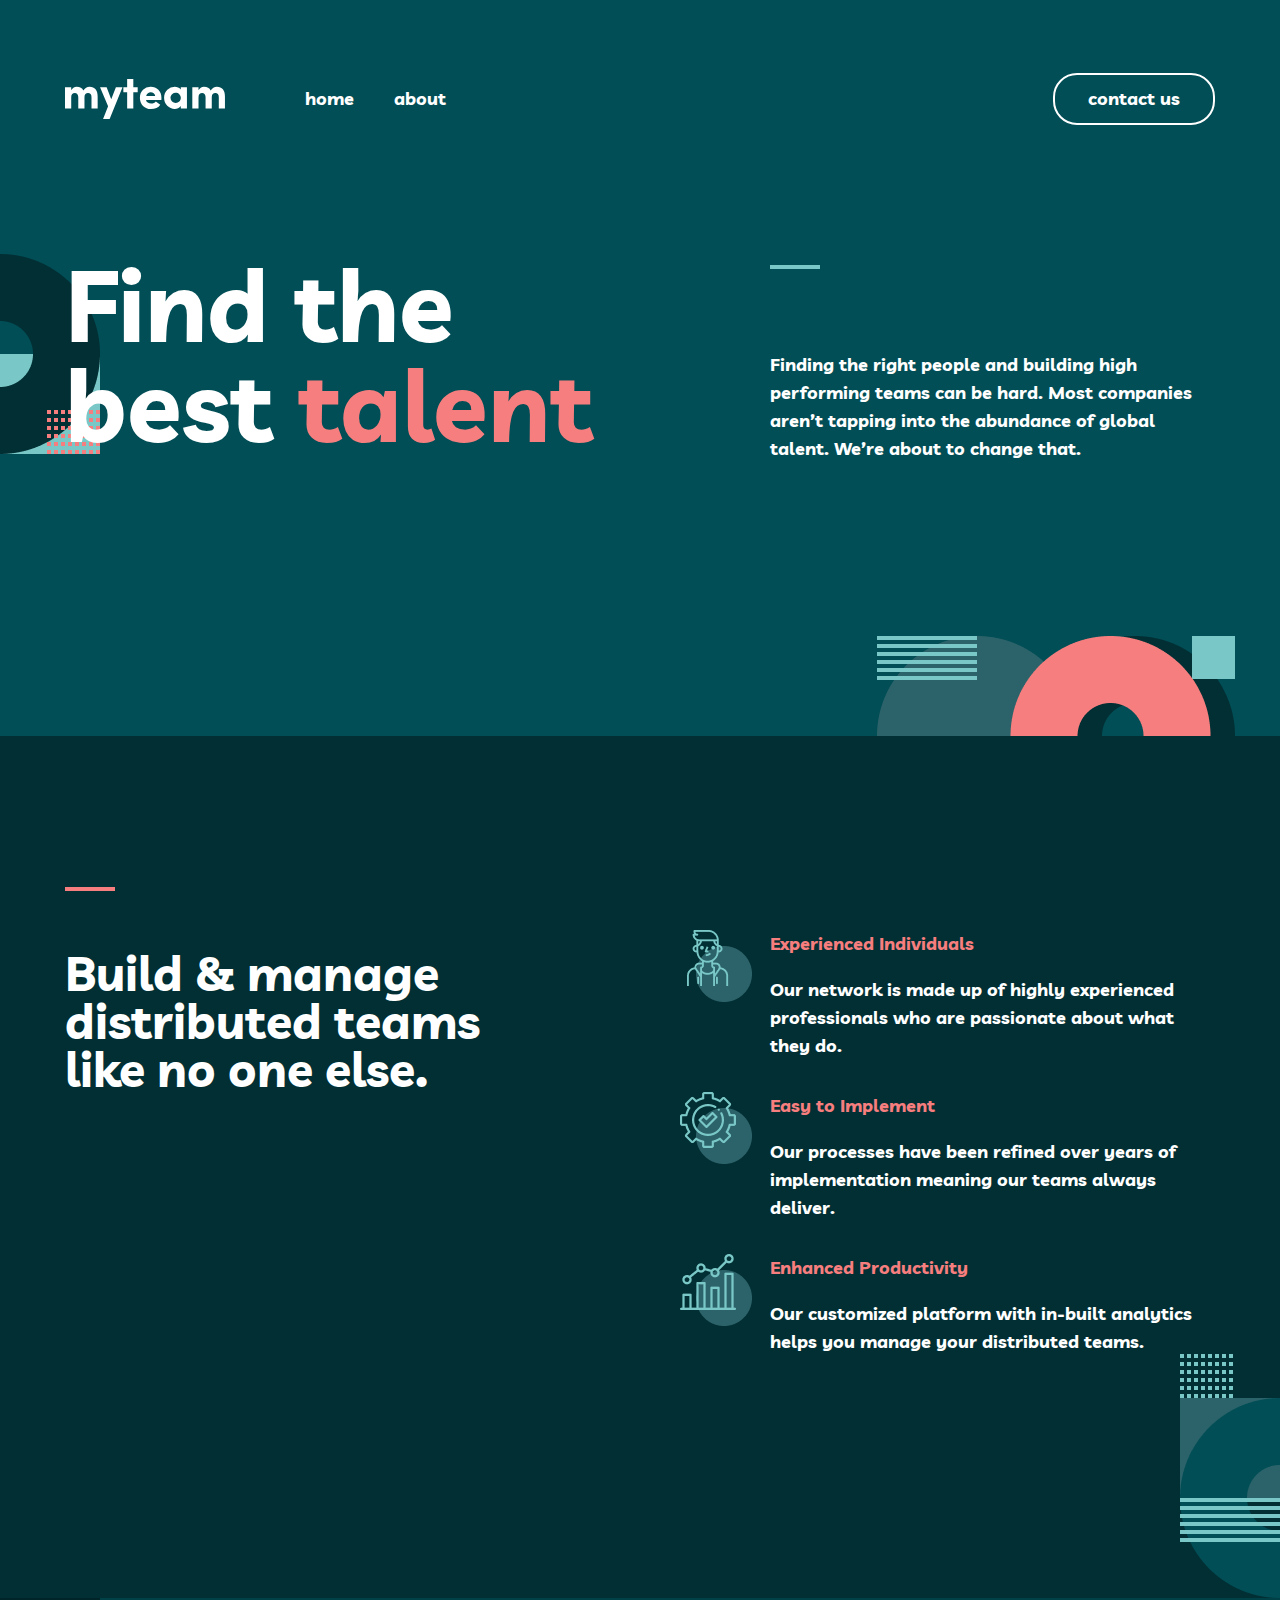
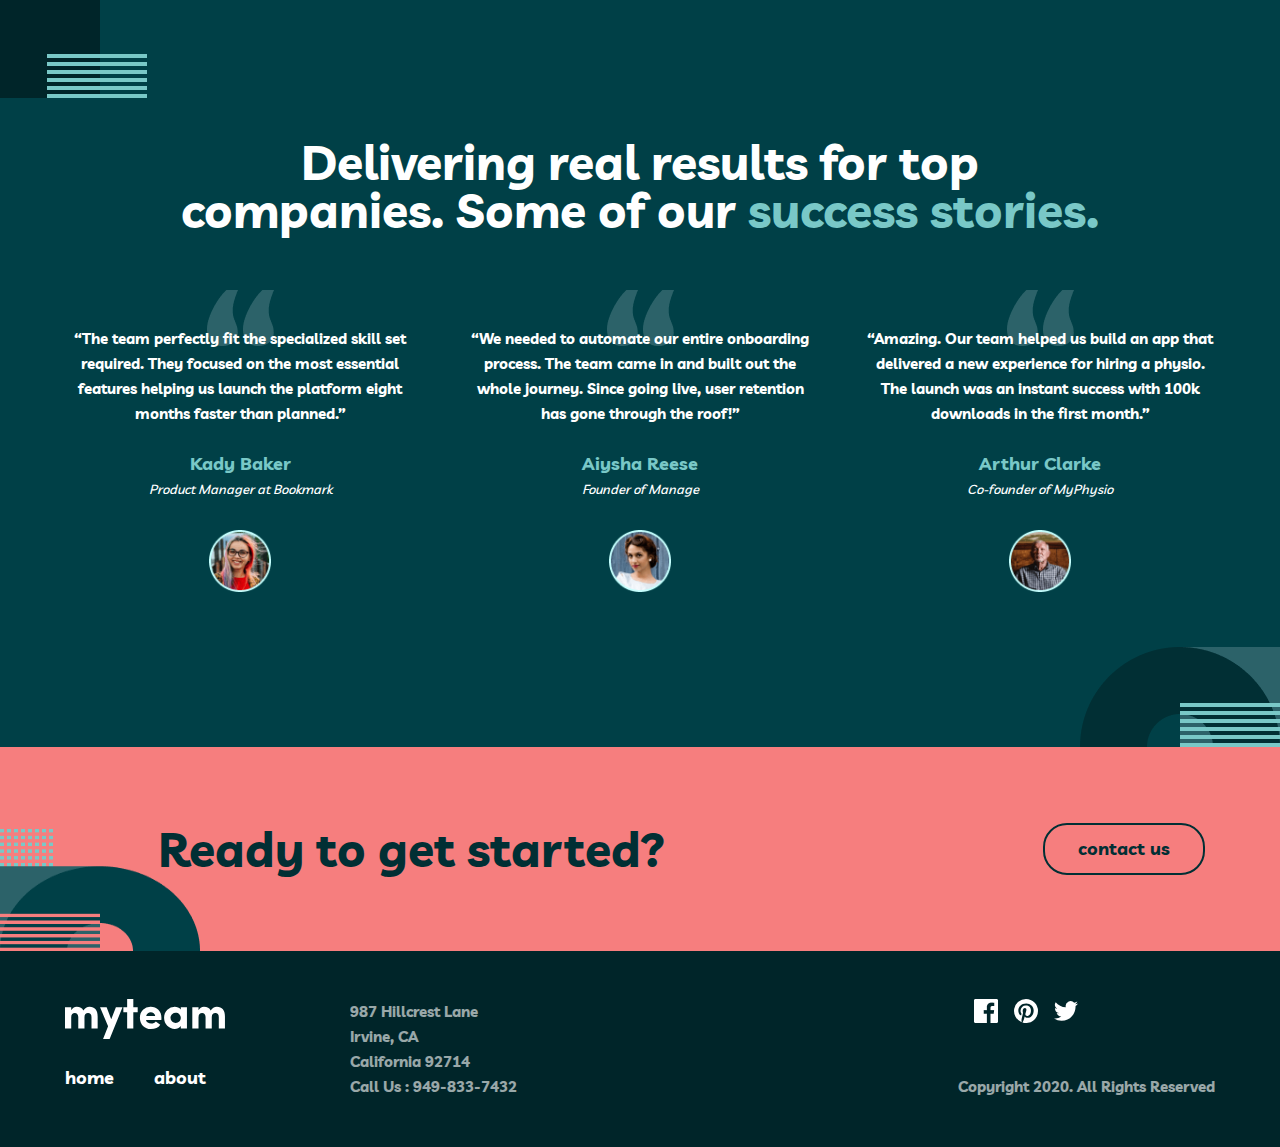
<file: index.html>
<!DOCTYPE html>
<html lang="en">
<head>
  <meta charset="UTF-8">
  <meta http-equiv="X-UA-Compatible" content="IE=edge">
  <meta name="viewport" content="width=device-width, initial-scale=1.0">
  <link rel="stylesheet" href="./css/main.css">
  <title>Myteam</title>
</head>
<body>
   <header class="site-header header">
     <div class="header-wrapper container">
       <a href="index.html">
          <img class="site-logo" src="./image/myteam.svg" alt="site logo" width="160" height="40">
      </a>
     <nav class="header__site-nav site-nav">
        <ul class="site-nav__list">
          <li class="site-nav__item"><a class="site-nav__link" href="index.html">home</a></li>
          <li class="site-nav__item"><a class="site-nav__link" href="about.html">about</a></li>
        </ul>
     </nav>
     <div class="header__button--none">
      <button class="site-button header__button">contact us</button>
    </div>
     <div class="nav-img">
      <img class="nav-imgg" src="./image/nav.png" width="20" height="17" alt="navigation bar image">
    </div>
    </div>
   </header>

  <!--The header section is over -->

   <main>
     <section class="hero">
       <div class="hero__wrapper container">
         <div class="hero__left">
             <h1 class="hero__heading">Find the <br> best <span class="hero__heading-coral">talent</span> </h1>
           </div>
           <div class="hero__right">
             <span class="hero__right-line"></span>
             <p class="hero__right-text">Finding the right people and building high performing teams can be hard. Most companies aren’t tapping into the abundance of global talent. We’re about to change that.</p>
           </div>
       </div>
     </section>

     <!-- The hero section is over  -->

      <section class="build">
       <div class="build__wrapper container">
            <div class="build__left">
               <span class="build__coral__line"></span>
               <h2 class="build__heading">Build & manage distributed teams like no one else.</h2>
            </div>
            <div class="build__right">

                <div class="build__right-content">
                  <p class="build__coral">Experienced Individuals</p>
                  <p class="build__white">Our network is made up of highly experienced professionals who are passionate about what they do.</p>
                </div>

                <div class="build__right-content">
                  <p class="build__coral">Easy to Implement</p>
                  <p class="build__white">Our processes have been refined over years of implementation meaning our teams always deliver.</p>
                </div>

                <div class="build__right-content">
                  <p class="build__coral">Enhanced Productivity</p>
                  <p class="build__white">Our customized platform with in-built analytics helps you manage your distributed teams.</p>
                </div>

            </div>
       </div>
     </section> 
     <!-- The build section is over  -->

      <section class="deliver">
       <div class="deliver__wrapper">
        <div class="container">
           <h2 class="deliver__heading">Delivering real results for top companies. Some of our <span class="deliver__heading-blue">success stories.</span></h2>
           <div class="deliver__cards">
             <div class="deliver__card">

               <blockquote class="deliver__quote"> “The team perfectly fit the specialized skill set required. They focused on the most essential features helping us launch the platform eight months faster than planned.”</blockquote>
               <h4 class="deliver__card-heading">Kady Baker</h4>
               <p class="deliver__persons-info">Product Manager at Bookmark</p>
               <img class="deliver__persons-img" src="./image/kady.png" width="62" height="62" alt="Kady Baker image">
             </div>

             <div class="deliver__card">
              <blockquote class="deliver__quote">“We needed to automate our entire onboarding process. The team came in and built out the whole journey. Since going live, user retention has gone through the roof!”</blockquote>
              <h4 class="deliver__card-heading">Aiysha Reese</h4>
              <p class="deliver__persons-info">Founder of Manage</p>
              <img class="deliver__persons-img" src="./image/aiysha.png" width="62" height="62" alt="Aiysha Reese images">
            </div>

            <div class="deliver__card">
              <blockquote class="deliver__quote">“Amazing. Our team helped us build an app that delivered a new experience for hiring a physio. The launch was an instant success with 100k downloads in the first month.”</blockquote>
              <h4 class="deliver__card-heading">Arthur Clarke</h4>
              <p class="deliver__persons-info">Co-founder of MyPhysio</p>
              <img class="deliver__persons-img" src="./image/arthur.png" width="62" height="62" alt="Arthur Clarke image">
            </div>

           </div>
          </div>
       </div>
     </section> 
     <!-- the deliver section is over  -->

     <section class="contact">
       <div class="contact__wrapper container">
         <h2 class="contact__heading">Ready to get started?</h2>
         <button class="site-button contact__button">contact us</button>
       </div>
     </section>
     <!-- the contact section is over  -->

   </main>

   <!--The main section is over -->

   <footer class="site-footer footer">
       <div class="footer__wrapper container">
         <div>
        <a href="#">
          <img class="site-logo" src="./image/myteam.svg" alt="site logo" width="160" height="40">
      </a>
      <nav class="site-nav footer__nav">
        <ul class="site-nav__list">
          <li class="footer__item site-nav__item"><a class="site-nav__link" href="#">home</a></li>
          <li class="site-nav__item"><a class="site-nav__link" href="#">about</a></li>
        </ul>
       </nav>
      </div>
      <address class="footer__address">987  Hillcrest Lane <br> Irvine, CA <br> California 92714 <br> Call Us : 949-833-7432</address>
      <div class="footer__right">
        <div class="footer__social-media-logos">
          <a href="#"><img class="social-img" src="./image/facebook.png" width="24" height="24" alt="facebook logo"></a>
          <a href="#"><img class="social-img" src="./image/d-image.svg" width="24" height="24" alt="D logo"></a>
          <a href="#"><img class="social-img" src="./image/twitter.svg" width="24" height="20" alt="twitter logo"></a>
        </div>
        <p class="footer__last-content">Copyright 2020. All Rights Reserved</p>
      </div>
     </div>
   </footer>
</body>
</html>
</file>
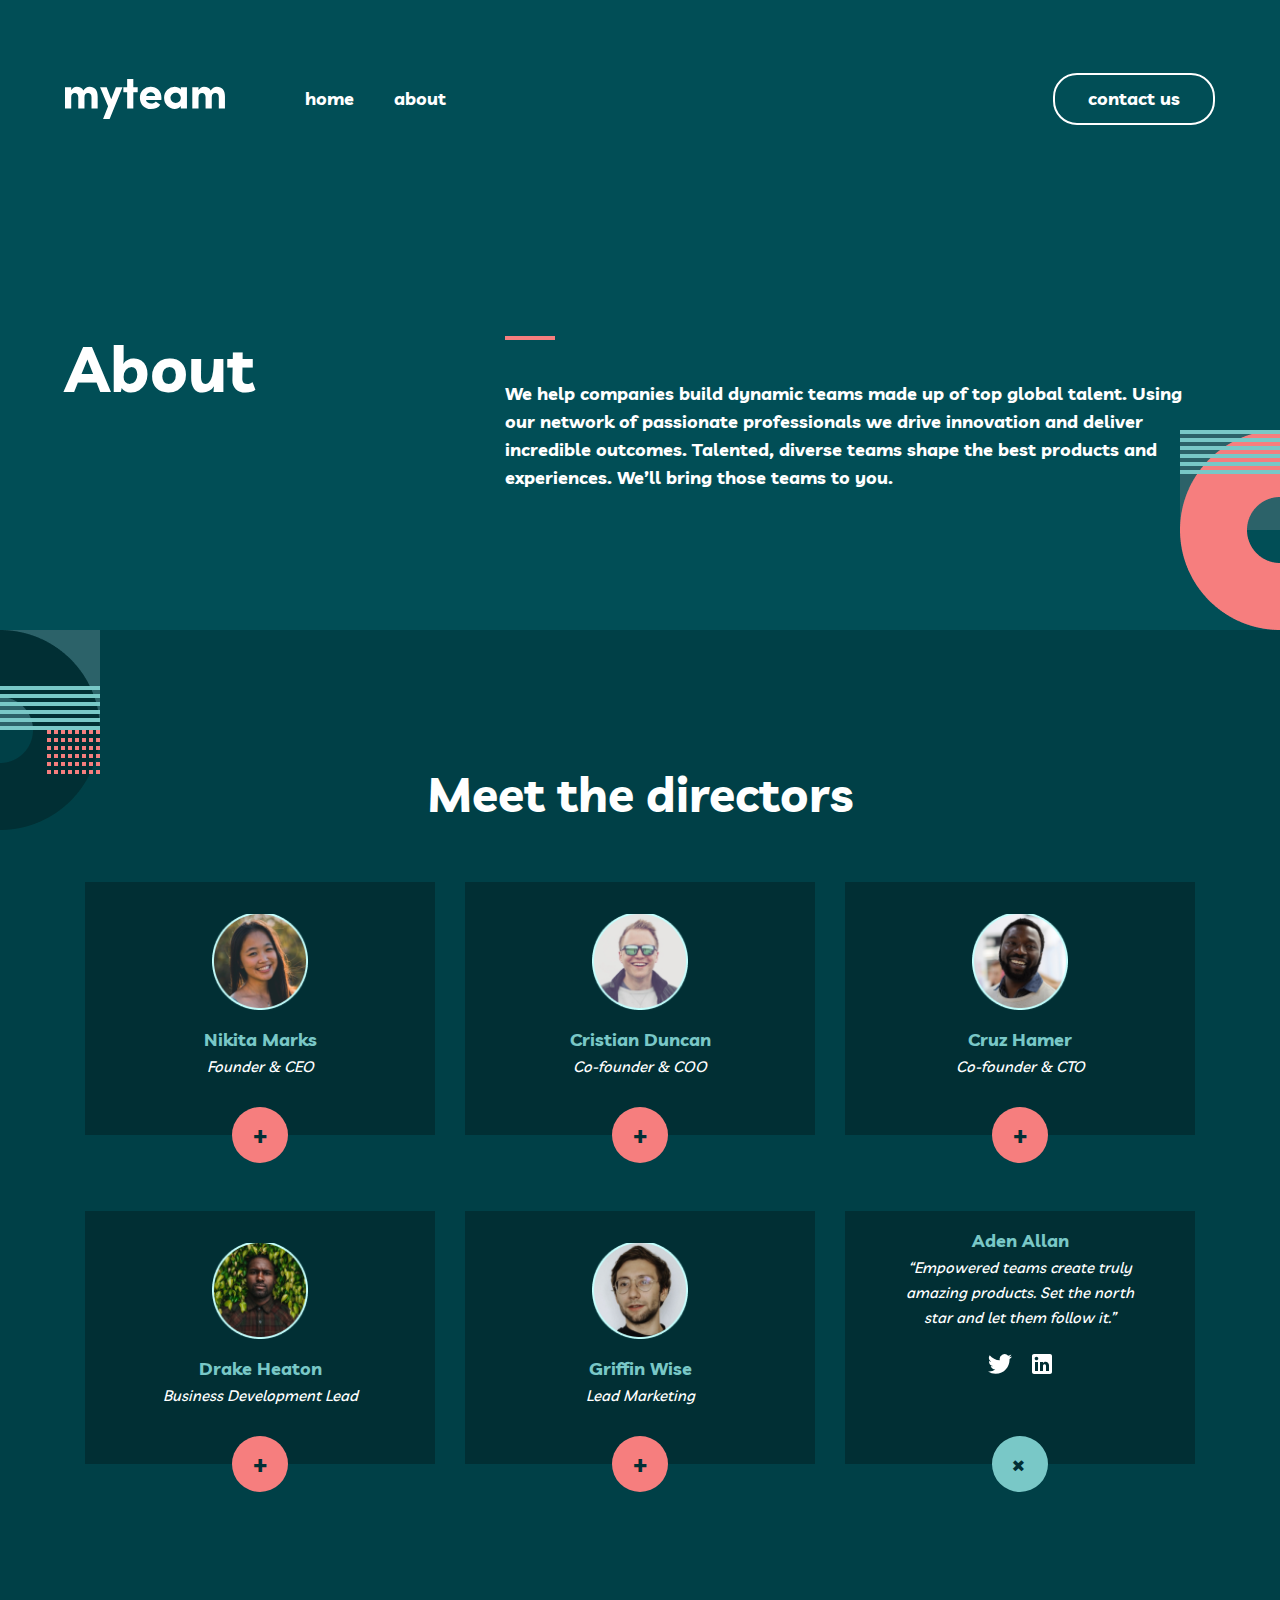
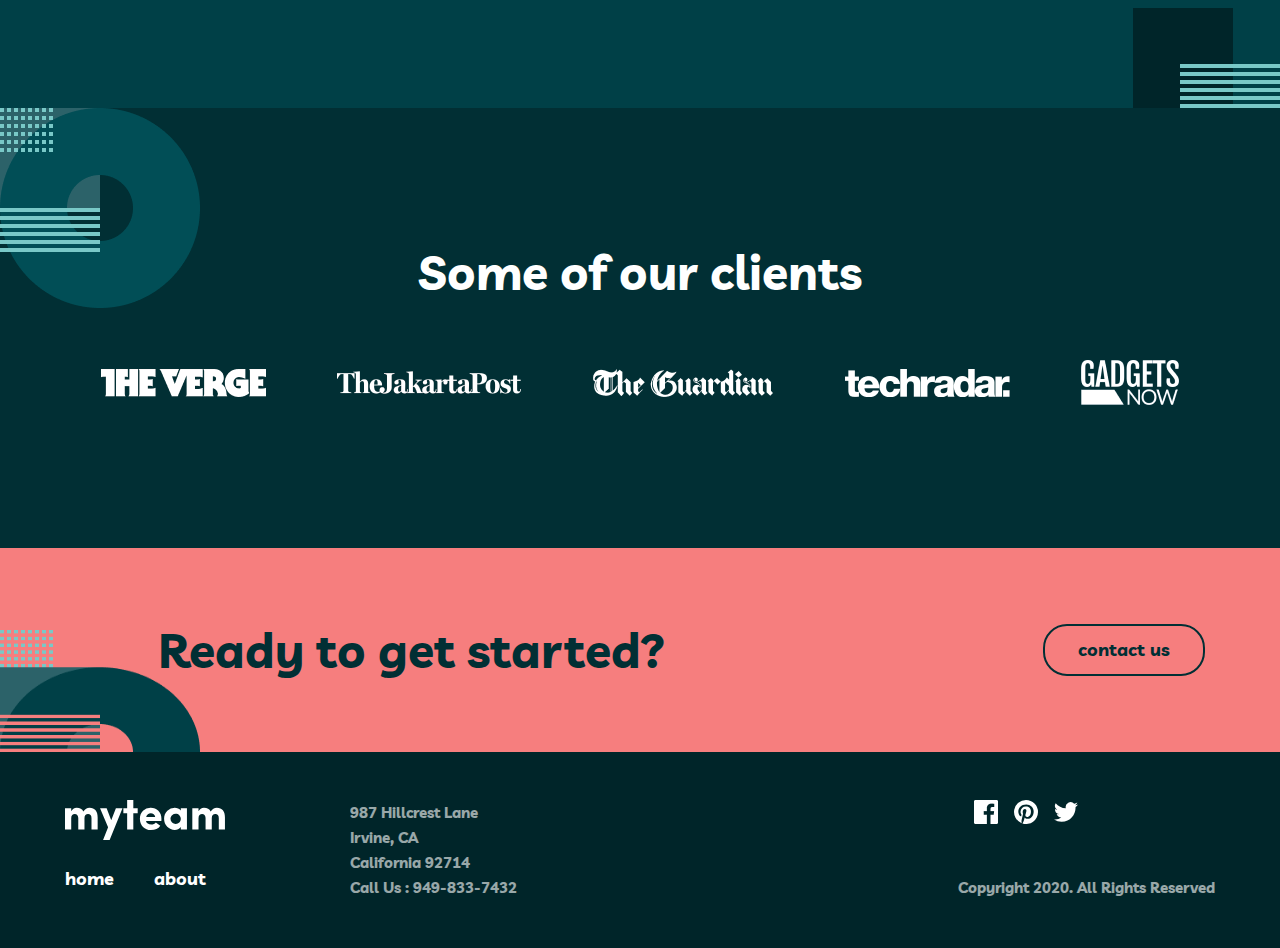
<file: about.html>
<!DOCTYPE html>
<html lang="en">
<head>
  <meta charset="UTF-8">
  <meta http-equiv="X-UA-Compatible" content="IE=edge">
  <meta name="viewport" content="width=device-width, initial-scale=1.0">
  <link rel="stylesheet" href="./css/main.css">
  <title>About</title>
</head>
<body>
  <header class="site-header header">
    <div class="header-wrapper container">
      <a href="index.html">
         <img class="site-logo" src="./image/myteam.svg" alt="site logo" width="160" height="40">
     </a>
    <nav class="header__site-nav site-nav">
       <ul class="site-nav__list">
         <li class="site-nav__item"><a class="site-nav__link" href="index.html">home</a></li>
         <li class="site-nav__item"><a class="site-nav__link" href="about.html">about</a></li>
       </ul>
    </nav>
    <div class="header__button--none">
     <button class="site-button header__button">contact us</button>
   </div>
    <div class="nav-img">
     <img class="nav-imgg" src="./image/nav.png" width="20" height="17" alt="navigation bar image">
   </div>
   </div>
  </header>
  <!--The header section is over -->
  <main>
    <section class="about-section about">
       <div class="about-wrapper container">
          <h2 class="about__heading">About</h2>
          <p class="about__text">We help companies build dynamic teams made up of top global talent. Using our network of passionate professionals we drive innovation and deliver incredible outcomes. Talented, diverse teams shape the best products and experiences. We’ll bring those teams to you.</p>
       </div>
    </section>
      <!-- The about section is over  -->

      <section class="directors">
        <div class="container">
             <h2 class="directors__heading">Meet the directors</h2>
             <ul class="directors__list">
               <li class="directors__item">
                 <img class="directors__img" src="./image/nikita.png" width="96" height="96" alt="Nikita Marks image">
                 <h4 class="directors__name">Nikita Marks</h4>
                 <p class="directors__info">Founder & CEO</p>
                 <button class="directors__button" type="button">+</button>
              </li>
               <li class="directors__item">
                 <img class="directors__img" src="./image/cristian.png" width="96" height="96" alt="Cristian Duncan image">
                 <h4 class="directors__name">Cristian Duncan</h4>
                 <p class="directors__info">Co-founder & COO</p>
                 <button class="directors__button" type="button">+</button>
              </li>
               <li class="directors__item">
                 <img class="directors__img" src="./image/cruz.png" width="96" height="96" alt="Cruz Hamer image">
                 <h4 class="directors__name">Cruz Hamer</h4>
                 <p class="directors__info">Co-founder & CTO</p>
                 <button class="directors__button" type="button">+</button>
              </li>
               <li class="directors__item">
                 <img class="directors__img" src="./image/drake.png" width="96" height="96" alt="Drake Heaton image">
                 <h4 class="directors__name">Drake Heaton</h4>
                 <p class="directors__info">Business Development Lead</p>
                 <button class="directors__button" type="button">+</button>
              </li>
               <li class="directors__item">
                 <img class="directors__img" src="./image/griffin.png" width="96" height="96" alt="Griffin Wise">
                 <h4 class="directors__name">Griffin Wise</h4>
                 <p class="directors__info">Lead Marketing</p>
                 <button class="directors__button" type="button">+</button>
              </li>
               <li class="directors__item">
                 <!-- <img class="directors__img" src="./image/aden.png" width="96" height="96" alt="Aden Allan"> -->
                 <h4 class="directors__name">Aden Allan</h4>
                 <p class="directors__info">“Empowered teams create truly amazing products. Set the north star and let them follow it.”</p>
                 <img class="directors__logo" src="./image/twitter.svg" alt="twitter image" width="24" height="20">
                 <img class="directors__logo" src="./image/linkedin.svg" alt="linkedin image" width="20" height="20">
                 <button class="directors__button directors__button--active" type="button">+</button>
              </li>
             </ul>
        </div>
      </section>
      <!-- the directors section is over  -->

      <section class="clients">
        <div class="container">
          <h2 class="clients__heading">Some of our clients</h2>
          <ul class="clients__list">
            <li class="clients__item"><a class="clients__link" href="#"><img class="clients__img" src="./image/verge-logo.png" alt="the verge logo" width="165" height="28"></a></li>
            <li class="clients__item"><a class="clients__link" href="#"><img class="clients__img" src="./image/jakarta-logo.png" alt="jacarta post logos" width="184" height="23"></a></li>
            <li class="clients__item"><a class="clients__link" href="#"><img class="clients__img" src="./image/guardian-logo.png" alt="guardian" width="180" height="28"></a></li>
            <li class="clients__item"><a class="clients__link" href="#"><img class="clients__img" src="./image/techradar-logo.png" alt="techradar" width="165" height="28"></a></li>
            <li class="clients__item"><a class="clients__link" href="#"><img class="clients__img" src="./image/gadgets-now.png" alt="gadjets" width="98" height="45"></a></li>
          </ul>
        </div>
      </section>

    <section class="contact">
      <div class="contact__wrapper container">
        <h2 class="contact__heading">Ready to get started?</h2>
        <button class="site-button contact__button">contact us</button>
      </div>
    </section>
    <!-- the contact section is over  -->
  </main>
  <!-- the main section is over  -->


  <footer class="site-footer footer">
    <div class="footer__wrapper container">
      <div>
     <a href="#">
       <img class="site-logo" src="./image/myteam.svg" alt="site logo" width="160" height="40">
   </a>
   <nav class="site-nav footer__nav">
     <ul class="site-nav__list">
       <li class="footer__item site-nav__item"><a class="site-nav__link" href="#">home</a></li>
       <li class="site-nav__item"><a class="site-nav__link" href="#">about</a></li>
     </ul>
    </nav>
   </div>
   <address class="footer__address">987  Hillcrest Lane <br> Irvine, CA <br> California 92714 <br> Call Us : 949-833-7432</address>
   <div class="footer__right">
     <div class="footer__social-media-logos">
       <a href="#"><img class="social-img" src="./image/facebook.png" width="24" height="24" alt="facebook logo"></a>
       <a href="#"><img class="social-img" src="./image/d-image.svg" width="24" height="24" alt="D logo"></a>
       <a href="#"><img class="social-img" src="./image/twitter.svg" width="24" height="20" alt="twitter logo"></a>
     </div>
     <p class="footer__last-content">Copyright 2020. All Rights Reserved</p>
   </div>
  </div>
</footer>
</body>
</html>
</file>
<file: css/main.css>
/*! normalize.css v8.0.1 | MIT License | github.com/necolas/normalize.css */
/* Document
   ========================================================================== */
/**
 * 1. Correct the line height in all browsers.
 * 2. Prevent adjustments of font size after orientation changes in iOS.
 */
html {
  line-height: 1.15;
  /* 1 */
  -webkit-text-size-adjust: 100%;
  /* 2 */
}

/* Sections
 ========================================================================== */
/**
* Remove the margin in all browsers.
*/
body {
  margin: 0;
}

/**
* Render the `main` element consistently in IE.
*/
main {
  display: block;
}

/**
* Correct the font size and margin on `h1` elements within `section` and
* `article` contexts in Chrome, Firefox, and Safari.
*/
h1 {
  font-size: 2em;
  margin: 0.67em 0;
}

/* Grouping content
 ========================================================================== */
/**
* 1. Add the correct box sizing in Firefox.
* 2. Show the overflow in Edge and IE.
*/
hr {
  -webkit-box-sizing: content-box;
          box-sizing: content-box;
  /* 1 */
  height: 0;
  /* 1 */
  overflow: visible;
  /* 2 */
}

/**
* 1. Correct the inheritance and scaling of font size in all browsers.
* 2. Correct the odd `em` font sizing in all browsers.
*/
pre {
  font-family: monospace, monospace;
  /* 1 */
  font-size: 1em;
  /* 2 */
}

/* Text-level semantics
 ========================================================================== */
/**
* Remove the gray background on active links in IE 10.
*/
a {
  background-color: transparent;
}

/**
* 1. Remove the bottom border in Chrome 57-
* 2. Add the correct text decoration in Chrome, Edge, IE, Opera, and Safari.
*/
abbr[title] {
  border-bottom: none;
  /* 1 */
  text-decoration: underline;
  /* 2 */
  -webkit-text-decoration: underline dotted;
          text-decoration: underline dotted;
  /* 2 */
}

/**
* Add the correct font weight in Chrome, Edge, and Safari.
*/
b,
strong {
  font-weight: bolder;
}

/**
* 1. Correct the inheritance and scaling of font size in all browsers.
* 2. Correct the odd `em` font sizing in all browsers.
*/
code,
kbd,
samp {
  font-family: monospace, monospace;
  /* 1 */
  font-size: 1em;
  /* 2 */
}

/**
* Add the correct font size in all browsers.
*/
small {
  font-size: 80%;
}

/**
* Prevent `sub` and `sup` elements from affecting the line height in
* all browsers.
*/
sub,
sup {
  font-size: 75%;
  line-height: 0;
  position: relative;
  vertical-align: baseline;
}

sub {
  bottom: -0.25em;
}

sup {
  top: -0.5em;
}

/* Embedded content
 ========================================================================== */
/**
* Remove the border on images inside links in IE 10.
*/
img {
  border-style: none;
}

/* Forms
 ========================================================================== */
/**
* 1. Change the font styles in all browsers.
* 2. Remove the margin in Firefox and Safari.
*/
button,
input,
optgroup,
select,
textarea {
  font-family: inherit;
  /* 1 */
  font-size: 100%;
  /* 1 */
  line-height: 1.15;
  /* 1 */
  margin: 0;
  /* 2 */
}

/**
* Show the overflow in IE.
* 1. Show the overflow in Edge.
*/
button,
input {
  /* 1 */
  overflow: visible;
}

/**
* Remove the inheritance of text transform in Edge, Firefox, and IE.
* 1. Remove the inheritance of text transform in Firefox.
*/
button,
select {
  /* 1 */
  text-transform: none;
}

/**
* Correct the inability to style clickable types in iOS and Safari.
*/
button,
[type="button"],
[type="reset"],
[type="submit"] {
  -webkit-appearance: button;
}

/**
* Remove the inner border and padding in Firefox.
*/
button::-moz-focus-inner,
[type="button"]::-moz-focus-inner,
[type="reset"]::-moz-focus-inner,
[type="submit"]::-moz-focus-inner {
  border-style: none;
  padding: 0;
}

/**
* Restore the focus styles unset by the previous rule.
*/
button:-moz-focusring,
[type="button"]:-moz-focusring,
[type="reset"]:-moz-focusring,
[type="submit"]:-moz-focusring {
  outline: 1px dotted ButtonText;
}

/**
* Correct the padding in Firefox.
*/
fieldset {
  padding: 0.35em 0.75em 0.625em;
}

/**
* 1. Correct the text wrapping in Edge and IE.
* 2. Correct the color inheritance from `fieldset` elements in IE.
* 3. Remove the padding so developers are not caught out when they zero out
*    `fieldset` elements in all browsers.
*/
legend {
  -webkit-box-sizing: border-box;
          box-sizing: border-box;
  /* 1 */
  color: inherit;
  /* 2 */
  display: table;
  /* 1 */
  max-width: 100%;
  /* 1 */
  padding: 0;
  /* 3 */
  white-space: normal;
  /* 1 */
}

/**
* Add the correct vertical alignment in Chrome, Firefox, and Opera.
*/
progress {
  vertical-align: baseline;
}

/**
* Remove the default vertical scrollbar in IE 10+.
*/
textarea {
  overflow: auto;
}

/**
* 1. Add the correct box sizing in IE 10.
* 2. Remove the padding in IE 10.
*/
[type="checkbox"],
[type="radio"] {
  -webkit-box-sizing: border-box;
          box-sizing: border-box;
  /* 1 */
  padding: 0;
  /* 2 */
}

/**
* Correct the cursor style of increment and decrement buttons in Chrome.
*/
[type="number"]::-webkit-inner-spin-button,
[type="number"]::-webkit-outer-spin-button {
  height: auto;
}

/**
* 1. Correct the odd appearance in Chrome and Safari.
* 2. Correct the outline style in Safari.
*/
[type="search"] {
  -webkit-appearance: textfield;
  /* 1 */
  outline-offset: -2px;
  /* 2 */
}

/**
* Remove the inner padding in Chrome and Safari on macOS.
*/
[type="search"]::-webkit-search-decoration {
  -webkit-appearance: none;
}

/**
* 1. Correct the inability to style clickable types in iOS and Safari.
* 2. Change font properties to `inherit` in Safari.
*/
::-webkit-file-upload-button {
  -webkit-appearance: button;
  /* 1 */
  font: inherit;
  /* 2 */
}

/* Interactive
 ========================================================================== */
/*
* Add the correct display in Edge, IE 10+, and Firefox.
*/
details {
  display: block;
}

/*
* Add the correct display in all browsers.
*/
summary {
  display: list-item;
}

/* Misc
 ========================================================================== */
/**
* Add the correct display in IE 10+.
*/
template {
  display: none;
}

/**
* Add the correct display in IE 10.
*/
[hidden] {
  display: none;
}

/* FONTS */
/* livvic-100 - latin */
@font-face {
  font-family: 'Livvic';
  font-style: normal;
  font-weight: 100;
  src: url("../fonts/livvic-v8-latin-100.eot");
  /* IE9 Compat Modes */
  src: local(""), url("../fonts/livvic-v8-latin-100.eot?#iefix") format("embedded-opentype"), url("../fonts/livvic-v8-latin-100.woff2") format("woff2"), url("../fonts/livvic-v8-latin-100.woff") format("woff"), url("../fonts/livvic-v8-latin-100.ttf") format("truetype"), url("../fonts/livvic-v8-latin-100.svg#Livvic") format("svg");
  /* Legacy iOS */
}

/* livvic-300 - latin */
@font-face {
  font-family: 'Livvic';
  font-style: normal;
  font-weight: 300;
  src: url("../fonts/livvic-v8-latin-300.eot");
  /* IE9 Compat Modes */
  src: local(""), url("../fonts/livvic-v8-latin-300.eot?#iefix") format("embedded-opentype"), url("../fonts/livvic-v8-latin-300.woff2") format("woff2"), url("../fonts/livvic-v8-latin-300.woff") format("woff"), url("../fonts/livvic-v8-latin-300.ttf") format("truetype"), url("../fonts/livvic-v8-latin-300.svg#Livvic") format("svg");
  /* Legacy iOS */
}

/* livvic-regular - latin */
@font-face {
  font-family: 'Livvic';
  font-style: normal;
  font-weight: 400;
  src: url("../fonts/livvic-v8-latin-regular.eot");
  /* IE9 Compat Modes */
  src: local(""), url("../fonts/livvic-v8-latin-regular.eot?#iefix") format("embedded-opentype"), url("../fonts/livvic-v8-latin-regular.woff2") format("woff2"), url("../fonts/livvic-v8-latin-regular.woff") format("woff"), url("../fonts/livvic-v8-latin-regular.ttf") format("truetype"), url("../fonts/livvic-v8-latin-regular.svg#Livvic") format("svg");
  /* Legacy iOS */
}

/* livvic-500 - latin */
@font-face {
  font-family: 'Livvic';
  font-style: normal;
  font-weight: 500;
  src: url("../fonts/livvic-v8-latin-500.eot");
  /* IE9 Compat Modes */
  src: local(""), url("../fonts/livvic-v8-latin-500.eot?#iefix") format("embedded-opentype"), url("../fonts/livvic-v8-latin-500.woff2") format("woff2"), url("../fonts/livvic-v8-latin-500.woff") format("woff"), url("../fonts/livvic-v8-latin-500.ttf") format("truetype"), url("../fonts/livvic-v8-latin-500.svg#Livvic") format("svg");
  /* Legacy iOS */
}

/* livvic-700 - latin */
@font-face {
  font-family: 'Livvic';
  font-style: normal;
  font-weight: 700;
  src: url("../fonts/livvic-v8-latin-700.eot");
  /* IE9 Compat Modes */
  src: local(""), url("../fonts/livvic-v8-latin-700.eot?#iefix") format("embedded-opentype"), url("../fonts/livvic-v8-latin-700.woff2") format("woff2"), url("../fonts/livvic-v8-latin-700.woff") format("woff"), url("../fonts/livvic-v8-latin-700.ttf") format("truetype"), url("../fonts/livvic-v8-latin-700.svg#Livvic") format("svg");
  /* Legacy iOS */
}

/* livvic-900 - latin */
@font-face {
  font-family: 'Livvic';
  font-style: normal;
  font-weight: 900;
  src: url("../fonts/livvic-v8-latin-900.eot");
  /* IE9 Compat Modes */
  src: local(""), url("../fonts/livvic-v8-latin-900.eot?#iefix") format("embedded-opentype"), url("../fonts/livvic-v8-latin-900.woff2") format("woff2"), url("../fonts/livvic-v8-latin-900.woff") format("woff"), url("../fonts/livvic-v8-latin-900.ttf") format("truetype"), url("../fonts/livvic-v8-latin-900.svg#Livvic") format("svg");
  /* Legacy iOS */
}

/* GENERAL */
html {
  -webkit-box-sizing: border-box;
          box-sizing: border-box;
  height: 100%;
  scroll-behavior: smooth;
}

*,
*::before,
*::after {
  -webkit-box-sizing: inherit;
          box-sizing: inherit;
}

body {
  display: -webkit-box;
  display: -ms-flexbox;
  display: flex;
  -webkit-box-orient: vertical;
  -webkit-box-direction: normal;
      -ms-flex-direction: column;
          flex-direction: column;
  height: 100%;
  padding: 0;
  margin: 0;
  overflow-x: hidden;
  font-family: 'Livvic', "Arial", sans-serif;
  background-color: #fff;
}

img {
  max-width: 100%;
  height: auto;
}

/* VISUALLY-HIDDEN */
.visually-hidden {
  position: absolute;
  width: 1px;
  height: 1px;
  margin: -1px;
  border: 0;
  padding: 0;
  clip: rect(0 0 0 0);
  overflow: hidden;
}

/* CONTAINER */
.container {
  width: 100%;
  max-width: 1190px;
  padding-left: 20px;
  padding-right: 20px;
  margin-left: auto;
  margin-right: auto;
}

.site-header {
  background-color: #014E56;
}

.header-wrapper {
  padding-top: 73px;
  padding-bottom: 73px;
  display: -webkit-box;
  display: -ms-flexbox;
  display: flex;
  -webkit-box-align: center;
      -ms-flex-align: center;
          align-items: center;
}

.site-logo {
  display: block;
}

.header__site-nav {
  margin-left: 40px;
}

.site-nav__list {
  padding: 0;
  margin: 0;
  list-style: none;
  list-style: none;
  display: -webkit-box;
  display: -ms-flexbox;
  display: flex;
}

.site-nav__item {
  margin-left: 40px;
}

.header__button {
  border: 2px solid #FFFFFF;
  background-color: #014E56;
  color: #fff;
}

.header__button--none {
  margin-left: auto;
}

.header__button:hover {
  background-color: white;
  color: black;
}

.nav-img {
  display: none;
}

@media only screen and (max-width: 768px) {
  .header-wrapper {
    padding-top: 64px;
    padding-bottom: 64px;
  }
  .site-logo {
    width: 128px;
    height: 32px;
  }
  .header__site-nav {
    font-size: 18px;
    line-height: 28px;
  }
  .site-nav__item {
    margin-left: 40px;
  }
  .header__button {
    border: 2px solid #FFFFFF;
    background-color: #014E56;
    color: #fff;
  }
}

@media only screen and (max-width: 570px) {
  .header-wrapper {
    padding-top: 48px;
    padding-bottom: 48px;
  }
  .nav-img {
    display: block;
    margin-left: auto;
  }
  .header__site-nav {
    display: none;
  }
  .header__button--none {
    display: none;
  }
}

.site-nav__link {
  text-decoration: none;
  font-weight: 600;
  font-size: 18px;
  line-height: 28px;
  color: #fff;
  -webkit-transition: all 0.5s ease;
  transition: all 0.5s ease;
}

.site-nav__link:hover {
  color: #F67E7E;
}

@media only screen and (max-width: 768px) {
  .site-nav__link {
    font-size: 18px;
    line-height: 28px;
  }
}

.hero {
  background-color: #014E56;
  padding-top: 56px;
  background-image: url("../../image/hero-left.png");
  background-repeat: no-repeat;
  background-position-x: left;
  background-position-y: 56px;
}

.hero__left-img {
  position: absolute;
  top: 250px;
  left: 0;
}

.hero__wrapper {
  padding-bottom: 255px;
  display: -webkit-box;
  display: -ms-flexbox;
  display: flex;
  -webkit-box-align: start;
      -ms-flex-align: start;
          align-items: flex-start;
  -webkit-box-pack: justify;
      -ms-flex-pack: justify;
          justify-content: space-between;
  background-image: url("../../image/hero-bottom.png");
  background-repeat: no-repeat;
  background-position-x: right;
  background-position-y: bottom;
}

.hero__heading {
  margin: 0;
  max-width: 635px;
  font-family: Livvic;
  font-style: normal;
  font-weight: bold;
  font-size: 100px;
  line-height: 100px;
  color: #fff;
}

.hero__heading-coral {
  color: #F67E7E;
}

.hero__right-line {
  display: inline-block;
  width: 50px;
  height: 4px;
  background: #79C8C7;
}

.hero__right-text {
  max-width: 445px;
  margin-top: 79px;
  font-family: Livvic;
  font-style: normal;
  font-weight: 600;
  font-size: 18px;
  line-height: 28px;
  color: #fff;
}

.hero__right-bottom {
  margin: 0;
  margin-top: 155px;
}

@media only screen and (max-width: 1200px) {
  .hero {
    padding-top: 30px;
    background-image: none;
  }
  .hero__heading {
    margin: 0;
    max-width: 635px;
    font-size: 100px;
    line-height: 100px;
    color: #fff;
  }
  .hero__right-line {
    display: inline-block;
  }
  .hero__right-text {
    margin-top: 79px;
    font-weight: 600;
    font-size: 18px;
    line-height: 28px;
  }
}

@media only screen and (max-width: 768px) {
  .hero__heading {
    margin-left: auto;
    margin-right: auto;
    text-align: center;
    font-size: 64px;
    line-height: 56px;
  }
  .hero__right-line {
    display: none;
  }
  .hero__right-text {
    text-align: center;
    max-width: 457px;
    margin-top: 24px;
    font-size: 15px;
    line-height: 28px;
  }
  .hero__wrapper {
    padding-bottom: 255px;
    display: -webkit-box;
    display: -ms-flexbox;
    display: flex;
    -webkit-box-orient: vertical;
    -webkit-box-direction: normal;
        -ms-flex-direction: column;
            flex-direction: column;
    -webkit-box-align: center;
        -ms-flex-align: center;
            align-items: center;
    -webkit-box-pack: center;
        -ms-flex-pack: center;
            justify-content: center;
    background-position-x: center;
  }
}

@media only screen and (max-width: 768px) {
  .hero__heading {
    font-size: 40px;
    line-height: 40px;
  }
  .hero__right-text {
    max-width: 327px;
    margin-top: 18px;
  }
  .hero__wrapper {
    padding-bottom: 197px;
  }
}

.build {
  background-color: #012F34;
  background-image: url("../../image/build-right-bottom.png");
  background-repeat: no-repeat;
  background-position-x: right;
  background-position-y: bottom;
  padding-top: 140px;
  padding-bottom: 210px;
}

.build__wrapper {
  display: -webkit-box;
  display: -ms-flexbox;
  display: flex;
  -webkit-box-align: start;
      -ms-flex-align: start;
          align-items: flex-start;
  -webkit-box-pack: justify;
      -ms-flex-pack: justify;
          justify-content: space-between;
}

.build__coral__line {
  display: inline-block;
  background-color: #F67E7E;
  width: 50px;
  height: 4px;
}

.build__heading {
  margin-top: 54px;
  width: 445px;
  font-family: Livvic;
  font-style: normal;
  font-weight: bold;
  font-size: 48px;
  line-height: 48px;
  color: #fff;
}

.build__right-content:first-child {
  margin-top: 54px;
}

.build__right-content {
  position: relative;
}

.build__right-content:first-child::before {
  position: absolute;
  top: 0;
  left: -90px;
  content: url("../../image/individual.png");
}

.build__right-content:nth-child(2):before {
  position: absolute;
  top: 0;
  left: -90px;
  content: url("../../image/implement.png");
}

.build__right-content:nth-child(3)::before {
  position: absolute;
  top: 0;
  left: -90px;
  content: url("../../image/productivity.png");
}

.build__coral {
  color: #F67E7E;
  font-family: Livvic;
  font-style: normal;
  font-weight: bold;
  font-size: 18px;
  line-height: 28px;
}

.build__white {
  max-width: 445px;
  margin-top: 16px;
  margin-bottom: 32px;
  color: #fff;
  font-family: Livvic;
  font-style: normal;
  font-weight: bold;
  font-size: 18px;
  line-height: 28px;
}

@media only screen and (max-width: 1000px) {
  .build {
    background-position-y: top;
    padding-top: 100px;
    padding-bottom: 100px;
  }
  .build__wrapper {
    -webkit-box-orient: vertical;
    -webkit-box-direction: normal;
        -ms-flex-direction: column;
            flex-direction: column;
    -webkit-box-align: center;
        -ms-flex-align: center;
            align-items: center;
  }
  .build__coral__line {
    width: 50px;
    height: 4px;
  }
  .build__heading {
    margin-top: 54px;
    margin-right: 140px;
    max-width: 445px;
    font-family: Livvic;
    font-style: normal;
    font-weight: bold;
    font-size: 48px;
    line-height: 48px;
    color: #fff;
  }
  .build__right-content {
    position: relative;
  }
}

@media only screen and (max-width: 615px) {
  .build {
    padding: 64px 0;
  }
  .build__right-content {
    margin-top: 88px;
    text-align: center;
  }
  .build__wrapper {
    -webkit-box-orient: vertical;
    -webkit-box-direction: normal;
        -ms-flex-direction: column;
            flex-direction: column;
    -webkit-box-align: start;
        -ms-flex-align: start;
            align-items: flex-start;
  }
  .build__heading {
    margin-right: 0;
    margin-top: 32px;
    margin-bottom: 50px;
    max-width: 200px;
    font-size: 32px;
    line-height: 32px;
  }
  .build__right-content:first-child::before {
    position: absolute;
    top: -75px;
    left: 128px;
    content: url("../../image/individual.png");
  }
  .build__right-content:nth-child(2):before {
    position: absolute;
    top: -75px;
    left: 128px;
    content: url("../../image/implement.png");
  }
  .build__right-content:nth-child(3)::before {
    position: absolute;
    top: -75px;
    left: 128px;
    content: url("../../image/productivity.png");
  }
  .build__coral {
    font-size: 18px;
    line-height: 28px;
  }
  .build__white {
    max-width: 327px;
    margin-top: 8px;
    margin-bottom: 16px;
    font-size: 15px;
    line-height: 25px;
  }
}

.deliver {
  background-color: #004047;
  background-image: url("../../image/deliver-left-top.png");
  background-repeat: no-repeat;
  background-position: left top;
}

.deliver__wrapper {
  padding-top: 140px;
  padding-bottom: 151px;
  background-image: url("../../image/deliver-right-bottom.png");
  background-repeat: no-repeat;
  background-position: right bottom;
}

.deliver__heading {
  margin: 0;
  margin-left: auto;
  margin-right: auto;
  text-align: center;
  max-width: 932px;
  font-family: Livvic;
  font-style: normal;
  font-weight: bold;
  font-size: 48px;
  line-height: 48px;
  text-align: center;
  color: #fff;
}

.deliver__heading-blue {
  color: #79C8C7;
}

.deliver__cards {
  display: -webkit-box;
  display: -ms-flexbox;
  display: flex;
  -webkit-box-align: start;
      -ms-flex-align: start;
          align-items: flex-start;
  -webkit-box-pack: justify;
      -ms-flex-pack: justify;
          justify-content: space-between;
}

.deliver__card {
  background-image: url("../../image/quatation.png");
  background-repeat: no-repeat;
  background-position: center top;
  margin-top: 56px;
  max-width: 350px;
  text-align: center;
}

.deliver__quote {
  margin: 0;
  padding-top: 36px;
  font-family: Livvic;
  font-style: normal;
  font-weight: 600;
  font-size: 15px;
  line-height: 25px;
  text-align: center;
  color: #fff;
}

.deliver__card-heading {
  margin: 0;
  margin-top: 24px;
  font-family: Livvic;
  font-style: normal;
  font-weight: bold;
  font-size: 18px;
  line-height: 28px;
  text-align: center;
  color: #79C8C7;
}

.deliver__persons-info {
  margin: 0;
  margin-top: 2px;
  margin-bottom: 32px;
  font-family: Livvic;
  font-style: italic;
  font-weight: 500;
  font-size: 13px;
  line-height: 18px;
  text-align: center;
  color: #fff;
}

@media only screen and (max-width: 900px) {
  .deliver__wrapper {
    padding-top: 100px;
    padding-bottom: 100px;
  }
  .deliver__heading {
    max-width: 450px;
    font-size: 32px;
    line-height: 32px;
  }
  .deliver__cards {
    -webkit-box-orient: vertical;
    -webkit-box-direction: normal;
        -ms-flex-direction: column;
            flex-direction: column;
    -webkit-box-align: center;
        -ms-flex-align: center;
            align-items: center;
  }
  .deliver__card {
    margin-top: 84px;
    max-width: 580px;
    text-align: center;
  }
}

@media only screen and (max-width: 425px) {
  .deliver__wrapper {
    padding-top: 140px;
    padding-bottom: 164px;
  }
  .deliver__heading {
    max-width: 327px;
    font-size: 32px;
    line-height: 32px;
  }
  .deliver__card {
    max-width: 327px;
  }
  .deliver__quote {
    font-size: 15px;
    line-height: 25px;
  }
}

.contact {
  background-color: #F67E7E;
  background-image: url("../../image/contact-left.png");
  background-size: 200px 122px;
  background-repeat: no-repeat;
  background-position: left bottom;
  padding-top: 76px;
  padding-bottom: 76px;
}

.contact__wrapper {
  display: -webkit-box;
  display: -ms-flexbox;
  display: flex;
  -webkit-box-align: center;
      -ms-flex-align: center;
          align-items: center;
  -webkit-box-pack: space-evenly;
      -ms-flex-pack: space-evenly;
          justify-content: space-evenly;
}

.contact__heading {
  margin: 0;
  margin-left: 93px;
  font-family: Livvic;
  font-style: normal;
  font-weight: bold;
  font-size: 48px;
  line-height: 48px;
  color: #012F34;
}

.contact__button {
  margin-right: 10px;
  background-color: inherit;
  border: 2px solid #012F34;
  color: #012F34;
  -webkit-transition: all 0.5s ease;
  transition: all 0.5s ease;
}

.contact__button:hover {
  background-color: #012F34;
  border: 2px solid #012F34;
  color: #fff;
}

@media only screen and (max-width: 900px) {
  .contact__heading {
    margin-left: 93px;
    font-size: 32px;
    line-height: 32px;
  }
  .contact {
    background-image: url("../../image/contact-left.png");
    background-size: 200px 122px;
    background-repeat: no-repeat;
    background-position: left bottom;
  }
}

@media only screen and (max-width: 645px) {
  .contact__wrapper {
    display: -webkit-box;
    display: -ms-flexbox;
    display: flex;
    -webkit-box-orient: vertical;
    -webkit-box-direction: normal;
        -ms-flex-direction: column;
            flex-direction: column;
    -webkit-box-align: center;
        -ms-flex-align: center;
            align-items: center;
    -webkit-box-pack: center;
        -ms-flex-pack: center;
            justify-content: center;
    text-align: center;
  }
  .contact__heading {
    margin: 0;
  }
  .contact__button {
    margin-left: auto;
    margin-right: auto;
    margin-top: 33px;
  }
}

.site-button {
  display: inline-block;
  font-weight: 600;
  font-size: 18px;
  line-height: 28px;
  border-radius: 24px;
  padding: 10px 33px;
  margin-left: auto;
  cursor: pointer;
  -webkit-transition: all 0.5s ease;
  transition: all 0.5s ease;
}

@media only screen and (max-width: 768px) {
  .site-button {
    font-size: 18px;
    line-height: 28px;
    padding: 10px 32px;
  }
}

.site-footer {
  background: #002529;
  padding-top: 48px;
  padding-bottom: 48px;
}

.footer__item {
  margin-left: 0;
}

.footer__wrapper {
  display: -webkit-box;
  display: -ms-flexbox;
  display: flex;
  -webkit-box-align: start;
      -ms-flex-align: start;
          align-items: flex-start;
}

.footer__nav {
  margin-top: 25px;
}

.footer__address {
  margin-left: 125px;
  font-family: Livvic;
  font-style: normal;
  font-weight: 600;
  font-size: 15px;
  line-height: 25px;
  color: #fff;
  mix-blend-mode: normal;
  opacity: 0.6;
}

.footer__right {
  max-width: 300px;
  margin-left: auto;
  text-align: right;
}

.footer__social-media-logos {
  margin-bottom: 51px;
  display: -webkit-box;
  display: -ms-flexbox;
  display: flex;
  -webkit-box-align: center;
      -ms-flex-align: center;
          align-items: center;
}

.social-img {
  display: block;
  margin-left: 16px;
}

.footer__last-content {
  margin: 0;
  padding: 0;
  font-family: Livvic;
  font-style: normal;
  font-weight: 600;
  font-size: 15px;
  line-height: 25px;
  text-align: right;
  color: #fff;
  mix-blend-mode: normal;
  opacity: 0.6;
}

@media only screen and (max-width: 768px) {
  .footer__wrapper {
    display: -webkit-box;
    display: -ms-flexbox;
    display: flex;
    -ms-flex-wrap: wrap;
        flex-wrap: wrap;
  }
  .footer__address {
    display: block;
    max-width: 280px;
    margin-left: auto;
  }
  .footer__right {
    margin: 0;
    text-align: center;
    max-width: 100%;
    margin-top: 33px;
    width: 100%;
    display: -webkit-box;
    display: -ms-flexbox;
    display: flex;
    -webkit-box-pack: justify;
        -ms-flex-pack: justify;
            justify-content: space-between;
  }
}

@media only screen and (max-width: 450px) {
  .footer__wrapper {
    display: -webkit-box;
    display: -ms-flexbox;
    display: flex;
    -webkit-box-orient: vertical;
    -webkit-box-direction: normal;
        -ms-flex-direction: column;
            flex-direction: column;
    -webkit-box-align: center;
        -ms-flex-align: center;
            align-items: center;
    text-align: center;
  }
  .site-logo {
    width: 96px;
    height: 24px;
  }
  .site-nav__link {
    font-size: 15px;
    line-height: 25px;
  }
  .footer__address {
    margin: 0;
    margin-top: 24px;
    margin-bottom: 40px;
    display: block;
    max-width: 327px;
    font-size: 15px;
    line-height: 25px;
  }
  .footer__right {
    margin: 0;
    display: -webkit-box;
    display: -ms-flexbox;
    display: flex;
    -webkit-box-orient: vertical;
    -webkit-box-direction: normal;
        -ms-flex-direction: column;
            flex-direction: column;
    -webkit-box-align: center;
        -ms-flex-align: center;
            align-items: center;
    text-align: center;
  }
  .footer__social-media-logos {
    margin: 0;
    display: -webkit-box;
    display: -ms-flexbox;
    display: flex;
    -webkit-box-align: center;
        -ms-flex-align: center;
            align-items: center;
    -webkit-box-pack: justify;
        -ms-flex-pack: justify;
            justify-content: space-between;
  }
  .social-img ~ .social-img {
    margin-left: 16px;
  }
  .footer__last-content {
    font-weight: 600;
    font-size: 15px;
    line-height: 25px;
    margin-top: 16px;
  }
}

.about-section {
  background-color: #014E56;
  background-image: url("../../image/about-right.png");
  background-size: 100px 200px;
  background-repeat: no-repeat;
  background-position: right bottom;
  padding: 120px 0;
}

.about-wrapper {
  display: -webkit-box;
  display: -ms-flexbox;
  display: flex;
}

.about__heading {
  margin: 0;
  font-family: Livvic;
  font-style: normal;
  font-weight: bold;
  font-size: 64px;
  line-height: 100px;
  color: #fff;
}

.about__text {
  padding-left: 20px;
  font-family: Livvic;
  font-style: normal;
  font-weight: 600;
  font-size: 18px;
  line-height: 28px;
  color: #fff;
  max-width: 730px;
  margin-left: auto;
}

.about__text::before {
  margin-bottom: 40px;
  display: block;
  content: "";
  width: 50px;
  height: 4px;
  background-color: #F67E7E;
}

@media only screen and (max-width: 965px) {
  .about-section {
    padding: 112px 0;
  }
  .about-wrapper {
    -webkit-box-orient: vertical;
    -webkit-box-direction: normal;
        -ms-flex-direction: column;
            flex-direction: column;
    text-align: center;
  }
  .about__heading {
    font-size: 64px;
    line-height: 56px;
  }
  .about__text {
    margin: 24px auto;
    max-width: 457px;
    font-weight: 600;
    font-size: 15px;
    line-height: 28px;
  }
  .about__text::before {
    display: none;
    content: "";
  }
}

@media only screen and (max-width: 450px) {
  .about-section {
    background-color: #014E56;
    background-image: url("../../image/about-bottom-mobile.png");
    background-size: 100px 100px;
    background-repeat: no-repeat;
    background-position: right bottom;
    padding: 120px 0;
  }
  .about-section {
    padding: 108px 0;
  }
  .about__heading {
    font-size: 40px;
    line-height: 40px;
  }
  .about__text {
    font-size: 15px;
    line-height: 28px;
  }
}

.directors {
  background-color: #004047;
  padding-top: 140px;
  padding-bottom: 168px;
  background-image: url("../../image/director-left.png"), url("../../image/directors-right.png");
  background-repeat: no-repeat;
  background-position: left top, right bottom;
  background-size: 100px 200px, 147px 100px;
}

.directors__heading {
  font-size: 48px;
  line-height: 48px;
  margin: 0;
  margin-bottom: 64px;
  color: #fff;
  text-align: center;
}

.directors__list {
  padding: 0;
  margin: 0;
  list-style: none;
  list-style: none;
  display: -webkit-box;
  display: -ms-flexbox;
  display: flex;
  -webkit-box-align: start;
      -ms-flex-align: start;
          align-items: flex-start;
  -webkit-box-pack: center;
      -ms-flex-pack: center;
          justify-content: center;
  -ms-flex-wrap: wrap;
      flex-wrap: wrap;
}

.directors__item {
  width: 350px;
  height: 253px;
  background-color: #012F34;
  margin-left: 15px;
  margin-right: 15px;
  margin-bottom: 76px;
  position: relative;
  text-align: center;
}

.directors__img {
  display: block;
  width: 96px;
  height: 96px;
  margin-top: 32px;
  margin-left: auto;
  margin-right: auto;
}

.directors__name {
  margin: 0;
  margin-top: 16px;
  font-family: Livvic;
  font-style: normal;
  font-weight: bold;
  font-size: 18px;
  line-height: 28px;
  text-align: center;
  color: #79C8C7;
}

.directors__info {
  max-width: 254px;
  margin: 0;
  margin-left: auto;
  margin-right: auto;
  font-family: Livvic;
  font-style: italic;
  font-weight: 500;
  font-size: 15px;
  line-height: 25px;
  text-align: center;
  color: #fff;
}

.directors__info:last-child {
  margin-top: 35px;
}

.directors__button {
  font-size: 24px;
  color: #012F34;
  font-weight: bold;
  border: none;
  border-radius: 50%;
  position: absolute;
  width: 56px;
  height: 56px;
  left: calc(50% - 56px/2);
  bottom: -28px;
  background-color: #F67E7E;
  -webkit-transition: all 0.5s ease;
  transition: all 0.5s ease;
}

.directors__button--active {
  -webkit-transform: rotate(45deg);
          transform: rotate(45deg);
  background-color: #79C8C7;
}

.directors__button:hover {
  background-color: #79C8C7;
  cursor: pointer;
}

.directors__button:active {
  -webkit-transform: rotate(45deg);
          transform: rotate(45deg);
  background-color: #79C8C7;
}

.directors__button--active:hover {
  background-color: #F67E7E;
}

.directors__button--active:active {
  background-color: #F67E7E;
  -webkit-transform: rotate(90deg);
          transform: rotate(90deg);
}

.directors__logo {
  display: inline-block;
  margin: 24px 8px;
}

@media only screen and (max-width: 800px) {
  .directors__heading {
    font-size: 32px;
    line-height: 32px;
    margin-bottom: 48px;
  }
  .directors__item {
    width: 281px;
    height: 253px;
    margin-left: 5px;
    margin-right: 5px;
    margin-bottom: 76px;
  }
}

@media only screen and (max-width: 800px) {
  .directors__item {
    width: 320px;
    height: 253px;
    margin-auto: 5px;
    margin-auto: 5px;
    margin-bottom: 52px;
  }
}

.clients {
  padding: 140px 0;
  background-color: #012F34;
  background-image: url("../../image/clients-bg.png");
  background-repeat: no-repeat;
  background-position: left top;
}

.clients__heading {
  margin: 0;
  margin-bottom: 64px;
  font-family: Livvic;
  font-style: normal;
  font-weight: bold;
  font-size: 48px;
  line-height: 48px;
  text-align: center;
  color: #fff;
}

.clients__list {
  padding: 0;
  margin: 0;
  list-style: none;
  list-style: none;
  display: -webkit-box;
  display: -ms-flexbox;
  display: flex;
  -webkit-box-align: center;
      -ms-flex-align: center;
          align-items: center;
  -ms-flex-pack: distribute;
      justify-content: space-around;
}

@media only screen and (max-width: 900px) {
  .clients {
    padding: 100px 0;
    background-position: 0 -100px;
  }
  .clients__heading {
    margin: 0;
    margin-bottom: 48px;
    font-size: 32px;
    line-height: 32px;
  }
  .clients__img {
    -webkit-transform: scale(0.7, 0.7);
            transform: scale(0.7, 0.7);
  }
}

@media only screen and (max-width: 500px) {
  .clients {
    padding: 88px 0;
    background-position: -100px -100px;
  }
  .clients__heading {
    margin-bottom: 64px;
    font-size: 32px;
    line-height: 32px;
  }
  .clients__list {
    -webkit-box-orient: vertical;
    -webkit-box-direction: normal;
        -ms-flex-direction: column;
            flex-direction: column;
  }
  .clients__img {
    margin-bottom: 56px;
    -webkit-transform: scale(0.9, 0.9);
            transform: scale(0.9, 0.9);
  }
}
</file>
